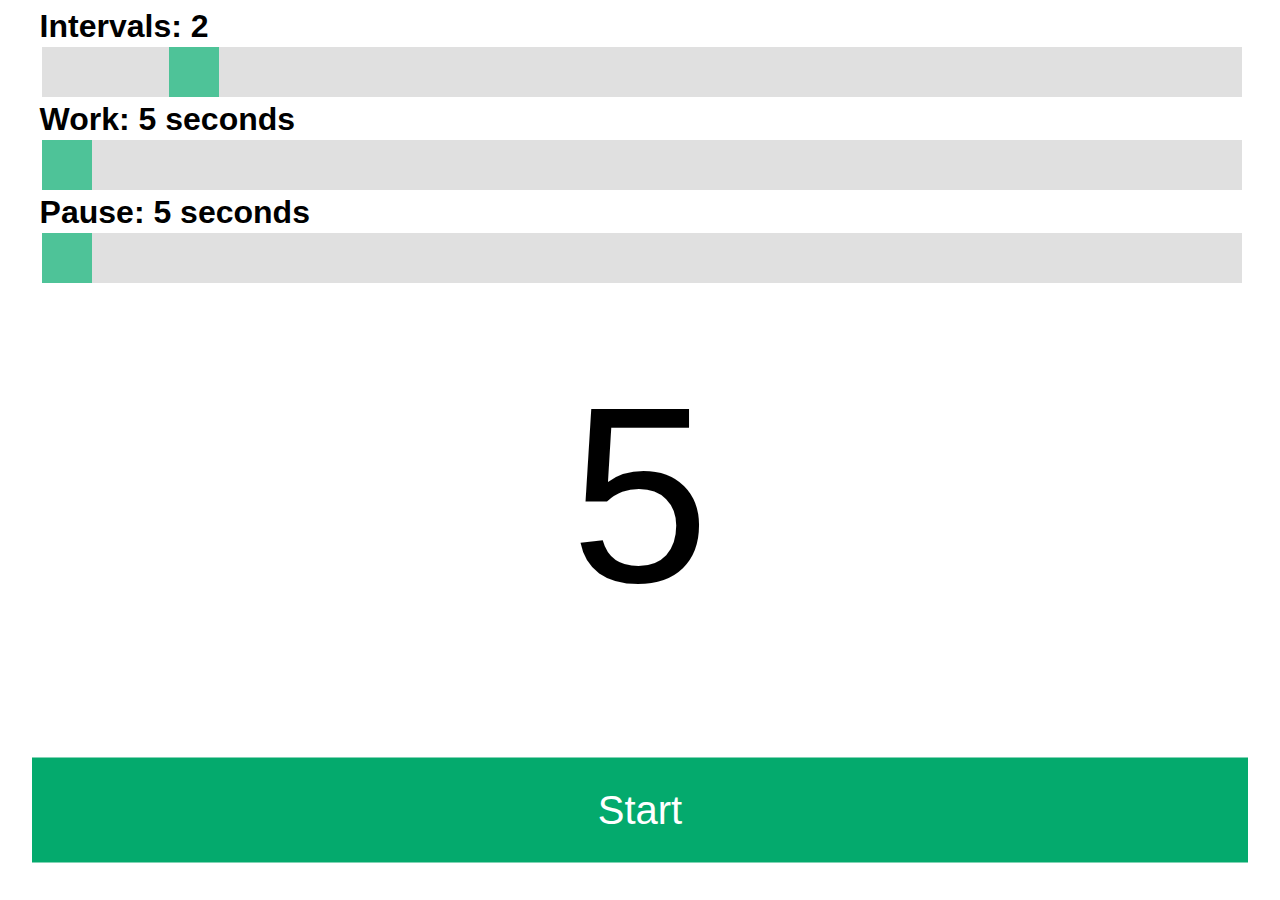
<file: docs/index.html>
<!DOCTYPE html>
<html>

<head>
    <link rel="stylesheet" href="style_timer.css">
</head>

<body>
    <div class="slidecontainer">
        <p id="text_count" class="style labels"></p>
        <input type="range" min="1" max="10" value="2" class="slider" id="slider_count">
        <p id="text_work" class="style labels"></p>
        <input type="range" min="5" max="60" step="5" value="5" class="slider" id="slider_work">
        <p id="text_pause" class="style labels"></p>
        <input type="range" min="5" max="60" step="5" value="5" class="slider" id="slider_pause">
    </div>
    <div class="timer">
        <p id="text_timer"></p>
    </div>
    <div class="bottom">
        <button id="button_toggle" class="button" onclick="">Start</button>
    </div>
</body>

<script>
    var sound_player = new Audio();
    sound_player.src = "beep.mp3";
    sound_player.mozPreservesPitch = false;

    function play_sound(rate) {
        sound_player.playbackRate = rate;
        sound_player.play();
    }

    var slider_count = document.getElementById("slider_count");
    var slider_work = document.getElementById("slider_work");
    var slider_pause = document.getElementById("slider_pause");

    var text_count = document.getElementById("text_count");
    var text_work = document.getElementById("text_work");
    var text_pause = document.getElementById("text_pause");

    var text_timer = document.getElementById("text_timer");
    var button_toggle = document.getElementById("button_toggle")

    var timer_is_running = false;
    var interval = null;

    function toggle_timer() {
        timer_is_running = !timer_is_running;

        if (timer_is_running) {
            document.getElementById("button_toggle").innerHTML = "Stop";
            document.getElementById("button_toggle").style.backgroundColor = "#c29313";
        }
        else {
            document.getElementById("button_toggle").innerHTML = "Start";
            document.getElementById("button_toggle").style.backgroundColor = "#04AA6D";
        }
    }

    text_count.innerHTML = "Intervals: " + slider_count.value;
    text_work.innerHTML = "Work: " + slider_work.value + " seconds";
    text_pause.innerHTML = "Pause: " + slider_pause.value + " seconds";

    text_timer.innerHTML = slider_work.value;

    slider_count.oninput = function () {
        text_count.innerHTML = "Intervals: " + this.value;
    }

    slider_work.oninput = function () {
        text_work.innerHTML = "Work: " + this.value + " seconds";
        if (!timer_is_running) {
            text_timer.innerHTML = this.value;
        }
    }

    slider_pause.oninput = function () {
        text_pause.innerHTML = "Pause: " + this.value + " seconds";
    }

    button_toggle.onclick = function () {
        var work_time = document.getElementById("slider_work").value;
        var pause_time = document.getElementById("slider_pause").value;
        var count = document.getElementById("slider_count").value;

        var time_intervals = [];
        var time_remaining = 0;

        for (let i = 0; i < count; i++) {
            time_intervals.push(work_time);

            if (i < count - 1) {
                time_intervals.push(pause_time);
            }
        }
        text_timer.innerHTML = time_intervals[0];

        if (timer_is_running) {
            clearInterval(interval);
            toggle_timer();
            return;
        }

        interval = setInterval(function () {
            time_remaining = time_remaining - 1;

            if (time_remaining < 0) {
                if (time_intervals.length == 0) {
                    text_timer.innerHTML = "DONE";
                    toggle_timer();
                    clearInterval(interval);
                    return;
                }

                time_remaining = time_intervals.shift()
            }

            text_timer.innerHTML = time_remaining;

            if (time_remaining == 0) {
                play_sound(0.5);
            }
            else if (time_remaining <= 3) {
                play_sound(2);
            }
        }, 1000);

        toggle_timer();
    }
</script>

</html>
</file>
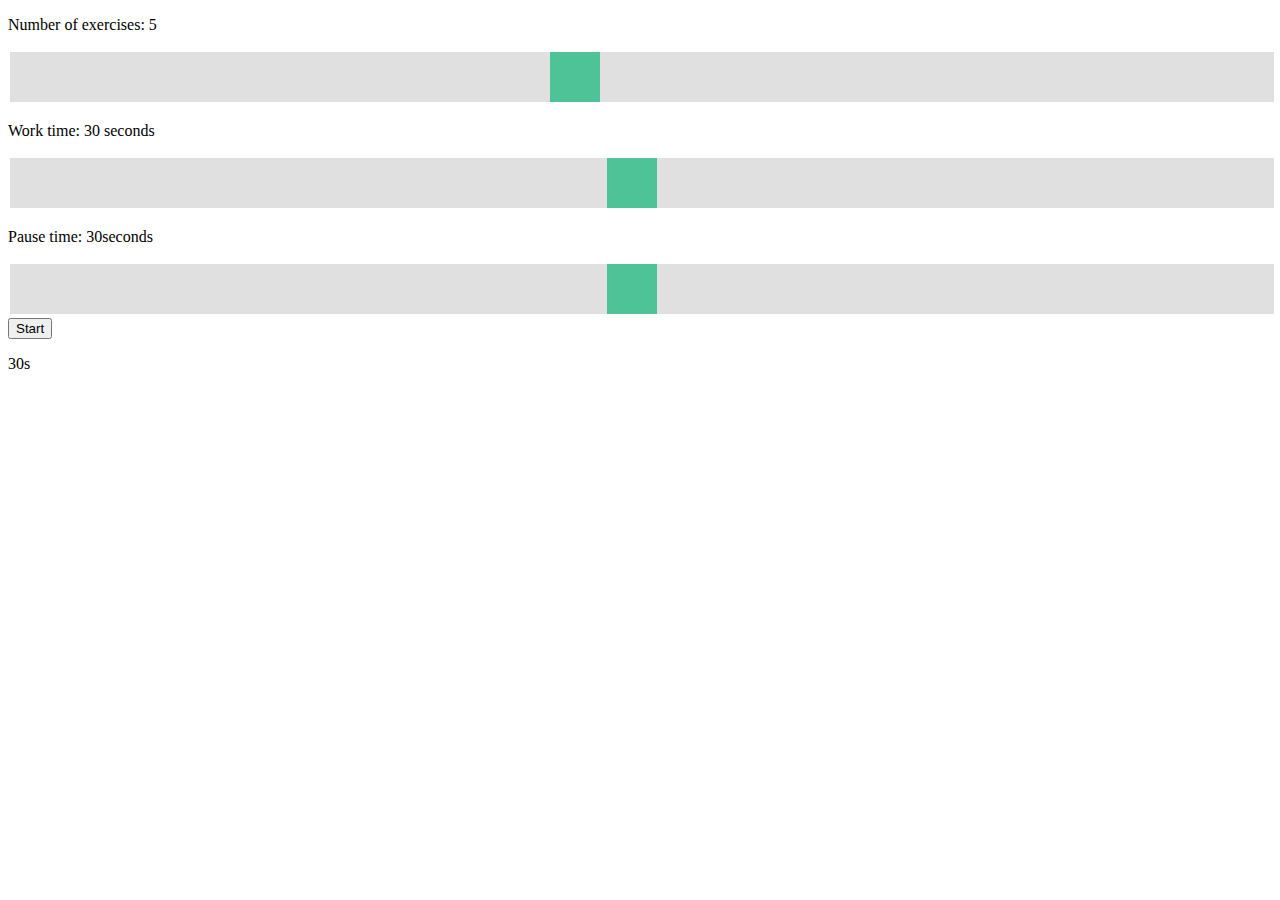
<file: pages/index.html>
<!DOCTYPE html>
<html>

<head>
    <link rel="stylesheet" href="style_timer.css">
</head>

<body>
    <div class="slidecontainer">
        <p id="text_count"></p>
        <input type="range" min="1" max="10" value="5" class="slider" id="slider_count">
        <p id="text_work"></p>
        <input type="range" min="1" max="60" value="30" class="slider" id="slider_work">
        <p id="text_pause"></p>
        <input type="range" min="1" max="60" value="30" class="slider" id="slider_pause">
    </div>
    <div>
        <button id="button_start" onclick="">Start</button>
        <p id="text_timer"></p>
    </div>
</body>

<script>
    var slider_count = document.getElementById("slider_count");
    var slider_work = document.getElementById("slider_work");
    var slider_pause = document.getElementById("slider_pause");

    var text_count = document.getElementById("text_count");
    var text_work = document.getElementById("text_work");
    var text_pause = document.getElementById("text_pause");

    var text_timer = document.getElementById("text_timer");
    var button_start = document.getElementById("button_start")

    text_count.innerHTML = "Number of exercises: " + slider_count.value;
    text_work.innerHTML = "Work time: " + slider_work.value + " seconds";
    text_pause.innerHTML = "Pause time: " + slider_pause.value + "seconds";

    text_timer.innerHTML = slider_work.value + "s";

    slider_count.oninput = function () {
        text_count.innerHTML = "Number of exercises: " + this.value;
    }

    slider_work.oninput = function () {
        text_work.innerHTML = "Work time: " + this.value + " seconds";
        text_timer.innerHTML = this.value + "s";
    }

    slider_pause.oninput = function () {
        text_pause.innerHTML = "Pause time: " + this.value + " seconds";
    }

    button_start.onclick = function () {
        var work_time = document.getElementById("slider_work").value;
        var pause_time = document.getElementById("slider_pause").value;
        var count = document.getElementById("slider_count").value;


        var intervals = []
        var time_remaining = 0;
        for (let i = 0; i < count; i++) {
            intervals.push(work_time);

            if (i < count - 1) {
                intervals.push(pause_time);
            }
        }

        var x = setInterval(function () {
            console.log(intervals)

            if (intervals.length == 0 && time_remaining == 0) {
                text_timer.innerHTML = "DONE";
                clearInterval(x);
                return;
            }

            if (time_remaining <= 0) {
                time_remaining = intervals.shift()
                text_timer.innerHTML = time_remaining + "s";
                return;
            }

            time_remaining = time_remaining - 1;
            text_timer.innerHTML = time_remaining + "s";

        }, 1000);

    }

    // Update the count down every 1 second

</script>

</html>
</file>
<file: docs/style_timer.css>
.style {
    font-family: Arial, Helvetica, sans-serif;
    font-weight: bold;
    border-collapse: collapse;
    width: 100%;
}

.slidecontainer {
    width: 95%;
    margin-left: auto;
    margin-right: auto;
}

.slider {
    position: relative;
    -webkit-appearance: none;
    appearance: none;
    width: 100%;
    height: 50px;
    background: #d3d3d3;
    outline: none;
    opacity: 0.7;
    -webkit-transition: .2s;
    transition: opacity .2s;
    z-index: 1;
}

/* Mouse-over effects */
.slider:hover {
    opacity: 1;
}

.slider::-webkit-slider-thumb {
    -webkit-appearance: none;
    appearance: none;
    width: 50px;
    height: 50px;
    background: #04AA6D;
    cursor: pointer;
    z-index: 3;
}

.slider::-moz-range-thumb {
    width: 60px;
    height: 60px;
    background: #04AA6D;
    cursor: pointer;
}

.button {
    background-color: #04AA6D;
    border: none;
    color: white;
    padding: 30px 100px;
    text-align: center;
    display: inline-block;
    font-size: 40px;
    width: 100%;
}

.button:hover {
    background-color: #65cfa8;
    color: white;
}

.timer {
    margin: 0;
    position: absolute;
    top: 55%;
    left: 50%;
    transform: translate(-50%, -50%);
}

.timeline {
    margin: 0;
    width: 95%;
    position: absolute;
    top: 75%;
    left: 50%;
    transform: translate(-50%, -50%);
}

.labels {
    font-size: 200%;
    margin: 0%;
    position: relative;
}

.bottom {
    margin: 0;
    width: 95%;
    position: absolute;
    top: 90%;
    left: 50%;
    transform: translate(-50%, -50%);
}

#text_timer {
    font-family: Arial, Helvetica, sans-serif;
    padding-top: 0%;
    font-size: 250px;
    margin: auto;
    text-align: center;
}
</file>
<file: pages/style_timer.css>
.slidecontainer {
  width: 100%; /* Width of the outside container */
}

/* The slider itself */
.slider {
  -webkit-appearance: none;  /* Override default CSS styles */
  appearance: none;
  width: 100%; /* Full-width */
  height: 50px; /* Specified height */
  background: #d3d3d3; /* Grey background */
  outline: none; /* Remove outline */
  opacity: 0.7; /* Set transparency (for mouse-over effects on hover) */
  -webkit-transition: .2s; /* 0.2 seconds transition on hover */
  transition: opacity .2s;
}

/* Mouse-over effects */
.slider:hover {
  opacity: 1; /* Fully shown on mouse-over */
}

/* The slider handle (use -webkit- (Chrome, Opera, Safari, Edge) and -moz- (Firefox) to override default look) */
.slider::-webkit-slider-thumb {
  -webkit-appearance: none; /* Override default look */
  appearance: none;
  width: 50px; /* Set a specific slider handle width */
  height: 50px; /* Slider handle height */
  background: #04AA6D; /* Green background */
  cursor: pointer; /* Cursor on hover */
}

.slider::-moz-range-thumb {
  width: 25px; /* Set a specific slider handle width */
  height: 25px; /* Slider handle height */
  background: #04AA6D; /* Green background */
  cursor: pointer; /* Cursor on hover */
}
</file>
